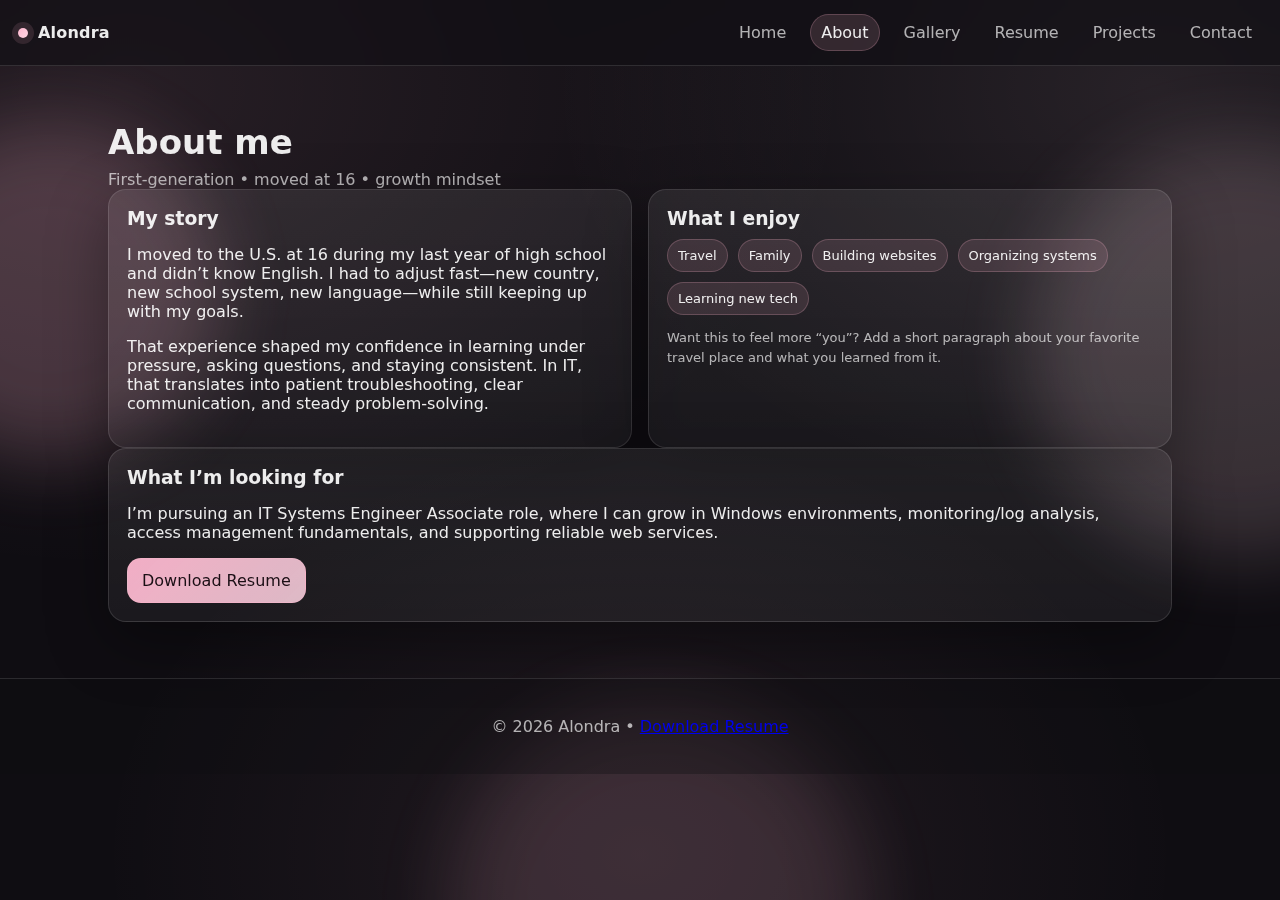
<file: about.html>
<!DOCTYPE html>
<html lang="en">
<head>
  <meta charset="UTF-8" />
  <meta name="viewport" content="width=device-width, initial-scale=1.0" />
  <title>About | Alondra</title>
  <link rel="stylesheet" href="styles.css" />
</head>
<body>
  <div class="bg" aria-hidden="true">
    <span class="blob b1"></span><span class="blob b2"></span><span class="blob b3"></span>
  </div>

  <header class="header">
    <a class="logo" href="index.html"><span class="logo-dot"></span> Alondra</a>
    <nav class="nav" id="nav">
      <a href="index.html">Home</a>
      <a class="active" href="about.html">About</a>
      <a href="gallery.html">Gallery</a>
      <a href="resume.html">Resume</a>
      <a href="projects.html">Projects</a>
      <a href="contact.html">Contact</a>
    </nav>
    <button class="menu" id="menuBtn" aria-label="Open menu" aria-expanded="false">☰</button>
  </header>

  <main>
    <section class="section">
      <div class="section-title reveal">
        <h2>About me</h2>
        <p class="muted">First-generation • moved at 16 • growth mindset</p>
      </div>

      <div class="grid two reveal">
        <div class="card">
          <h3>My story</h3>
          <p>
            I moved to the U.S. at 16 during my last year of high school and didn’t know English.
            I had to adjust fast—new country, new school system, new language—while still keeping up with my goals.
          </p>
          <p>
            That experience shaped my confidence in learning under pressure, asking questions, and staying consistent.
            In IT, that translates into patient troubleshooting, clear communication, and steady problem-solving.
          </p>
        </div>

        <div class="card">
          <h3>What I enjoy</h3>
          <div class="tag-row">
            <span class="tag">Travel</span>
            <span class="tag">Family</span>
            <span class="tag">Building websites</span>
            <span class="tag">Organizing systems</span>
            <span class="tag">Learning new tech</span>
          </div>

          <div class="note">
            <p class="tiny muted">
              Want this to feel more “you”? Add a short paragraph about your favorite travel place and what you learned from it.
            </p>
          </div>
        </div>
      </div>

      <div class="card reveal">
        <h3>What I’m looking for</h3>
        <p>
          I’m pursuing an IT Systems Engineer Associate role, where I can grow in Windows environments,
          monitoring/log analysis, access management fundamentals, and supporting reliable web services.
        </p>
        <a class="btn primary" href="assets/resume.pdf" download>Download Resume</a>
      </div>
    </section>
  </main>

  <footer class="footer">
    <p>© <span id="year"></span> Alondra • <a href="assets/resume.pdf" download>Download Resume</a></p>
  </footer>

  <script src="script.js"></script>
</body>
</html>
</file>
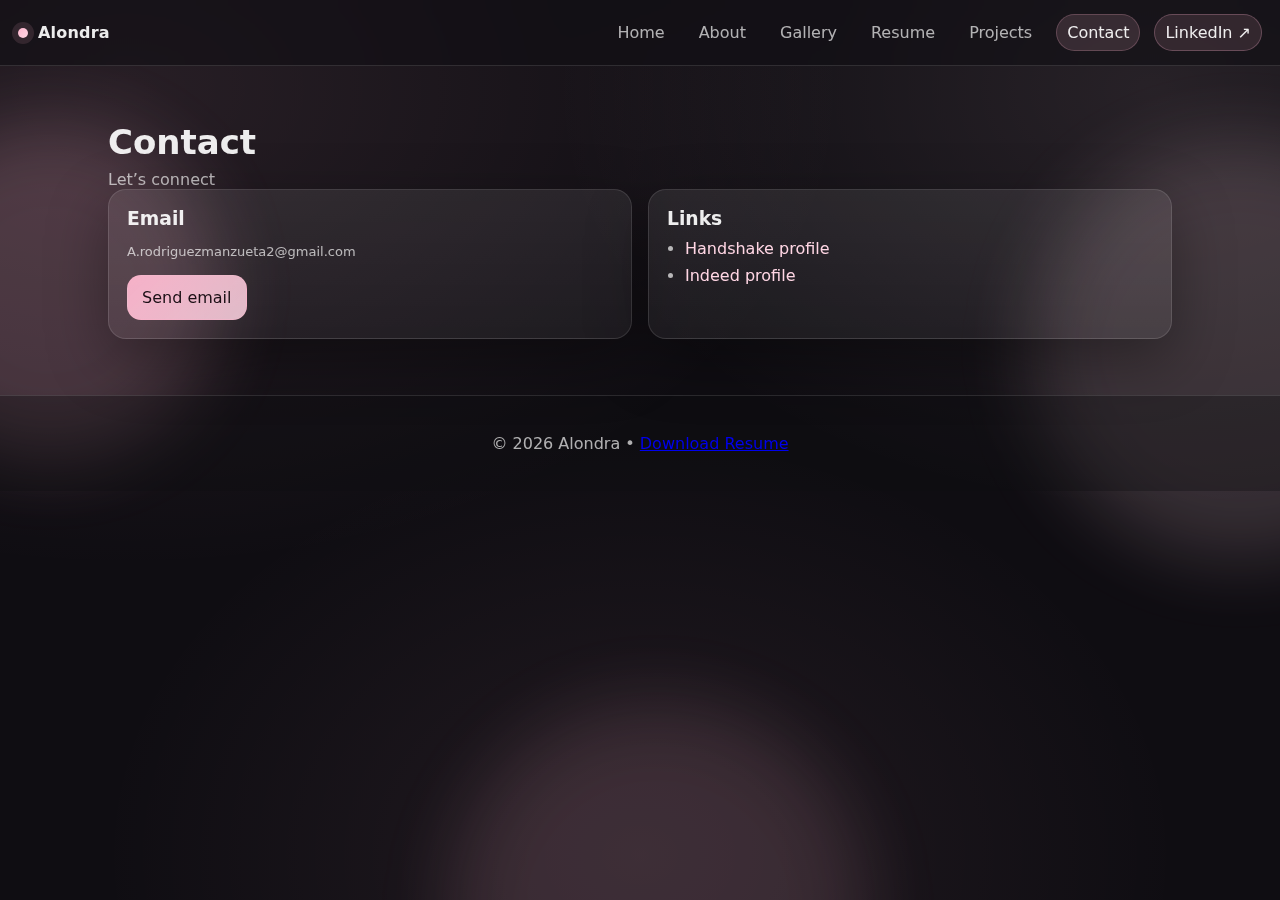
<file: contact.html>
<!DOCTYPE html>
<html lang="en">
<head>
  <meta charset="UTF-8" />
  <meta name="viewport" content="width=device-width, initial-scale=1.0" />
  <title>Contact | Alondra</title>
  <link rel="stylesheet" href="styles.css" />
</head>
<body>
  <div class="bg" aria-hidden="true">
    <span class="blob b1"></span><span class="blob b2"></span><span class="blob b3"></span>
  </div>

  <header class="header">
    <a class="logo" href="index.html"><span class="logo-dot"></span> Alondra</a>
    <nav class="nav" id="nav">
      <a href="index.html">Home</a>
      <a href="about.html">About</a>
      <a href="gallery.html">Gallery</a>
      <a href="resume.html">Resume</a>
      <a href="projects.html">Projects</a>
      <a class="active" href="contact.html">Contact</a>

      <a class="nav-cta" href="https://www.linkedin.com/in/alondra-rodriguez12/" target="_blank" rel="noreferrer">
    LinkedIn ↗
  </a>
    </nav>
    <button class="menu" id="menuBtn" aria-label="Open menu" aria-expanded="false">☰</button>
  </header>

  <main>
    <section class="section">
      <div class="section-title reveal">
        <h2>Contact</h2>
        <p class="muted">Let’s connect</p>
      </div>

      <div class="grid two reveal">
        <div class="card">
          <h3>Email</h3>
          <p class="tiny muted">A.rodriguezmanzueta2@gmail.com</p>
          <a class="btn primary" href="mailto:YOUR_EMAIL_HERE">Send email</a>
        </div>

        <div class="card">
          <h3>Links</h3>
          <ul class="list">
            <li><a class="link" href="https://app.joinhandshake.com/profiles/td4nab" target="_blank" rel="noreferrer">Handshake profile</a></li>
            <li><a class="link" href="https://profile.indeed.com/?hl=en_US&co=US&from=gnav-homepage" target="_blank" rel="noreferrer">Indeed profile</a></li>
          </ul>
        </div>
      </div>
    </section>
  </main>

  <footer class="footer">
    <p>© <span id="year"></span> Alondra • <a href="assets/resume.pdf" download>Download Resume</a></p>
  </footer>

  <script src="script.js"></script>
</body>
</html>
</file>
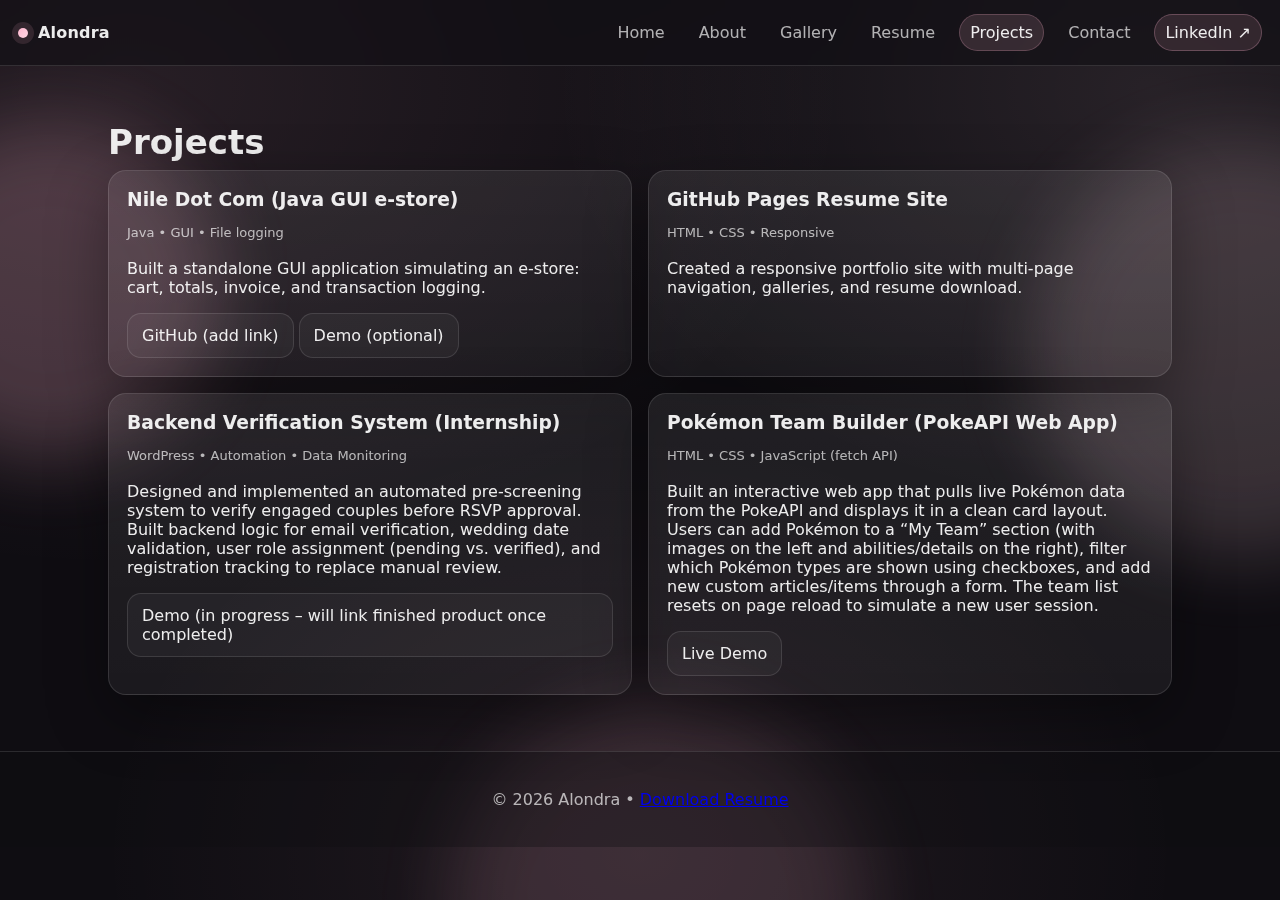
<file: projects.html>
<!DOCTYPE html>
<html lang="en">
<head>
  <meta charset="UTF-8" />
  <meta name="viewport" content="width=device-width, initial-scale=1.0" />
  <title>Projects | Alondra</title>
  <link rel="stylesheet" href="styles.css" />
</head>
<body>
  <div class="bg" aria-hidden="true">
    <span class="blob b1"></span><span class="blob b2"></span><span class="blob b3"></span>
  </div>

  <header class="header">
    <a class="logo" href="index.html"><span class="logo-dot"></span> Alondra</a>
    <nav class="nav" id="nav">
      <a href="index.html">Home</a>
      <a href="about.html">About</a>
      <a href="gallery.html">Gallery</a>
      <a href="resume.html">Resume</a>
      <a class="active" href="projects.html">Projects</a>
      <a href="contact.html">Contact</a>

      <a class="nav-cta" href="https://www.linkedin.com/in/alondra-rodriguez12/" target="_blank" rel="noreferrer">
    LinkedIn ↗
  </a>
    </nav>
    <button class="menu" id="menuBtn" aria-label="Open menu" aria-expanded="false">☰</button>
  </header>

  <main>
    <section class="section">
      <div class="section-title reveal">
        <h2>Projects</h2>
      </div>

      <div class="grid two reveal">
        <div class="card project">
          <h3>Nile Dot Com (Java GUI e-store)</h3>
          <p class="muted tiny">Java • GUI • File logging</p>
          <p>
            Built a standalone GUI application simulating an e-store: cart, totals, invoice, and transaction logging.
          </p>
          <div class="row">
            <a class="btn ghost" href="#" aria-disabled="true">GitHub (add link)</a>
            <a class="btn ghost" href="#" aria-disabled="true">Demo (optional)</a>
          </div>
        </div>

        <div class="card project">
          <h3>GitHub Pages Resume Site</h3>
          <p class="muted tiny">HTML • CSS • Responsive</p>
          <p>
            Created a responsive portfolio site with multi-page navigation, galleries, and resume download.
          </p>
        </div>

        <div class="card project">
          <h3>Backend Verification System (Internship)</h3>
          <p class="muted tiny">WordPress • Automation • Data Monitoring</p>
          <p>
            Designed and implemented an automated pre-screening system to verify engaged couples before RSVP approval. Built backend logic for email verification, wedding date validation, user role assignment (pending vs. verified), and registration tracking to replace manual review.
          </p>
          <div class="row">
            <a class="btn ghost" href="#" aria-disabled="true">Demo (in progress – will link finished product once completed)</a>
          </div>
        </div>

        <div class="card project">
          <h3>Pokémon Team Builder (PokeAPI Web App)</h3>
          <p class="muted tiny">HTML • CSS • JavaScript (fetch API)</p>
          <p>
            Built an interactive web app that pulls live Pokémon data from the PokeAPI and displays it in a clean card layout. Users can add Pokémon to a “My Team” section (with images on the left and abilities/details on the right), filter which Pokémon types are shown using checkboxes, and add new custom articles/items through a form. The team list resets on page reload to simulate a new user session.
          </p>
          <div class="row">
            <a class="btn ghost" href="https://alondrarm17.github.io/Pokemon.github.io/"target="_blank">Live Demo
            </a>
          </div>
        </div>
      </div>

    </section>
  </main>

  <footer class="footer">
    <p>© <span id="year"></span> Alondra • <a href="assets/resume.pdf" download>Download Resume</a></p>
  </footer>

  <script src="script.js"></script>
</body>
</html>
</file>
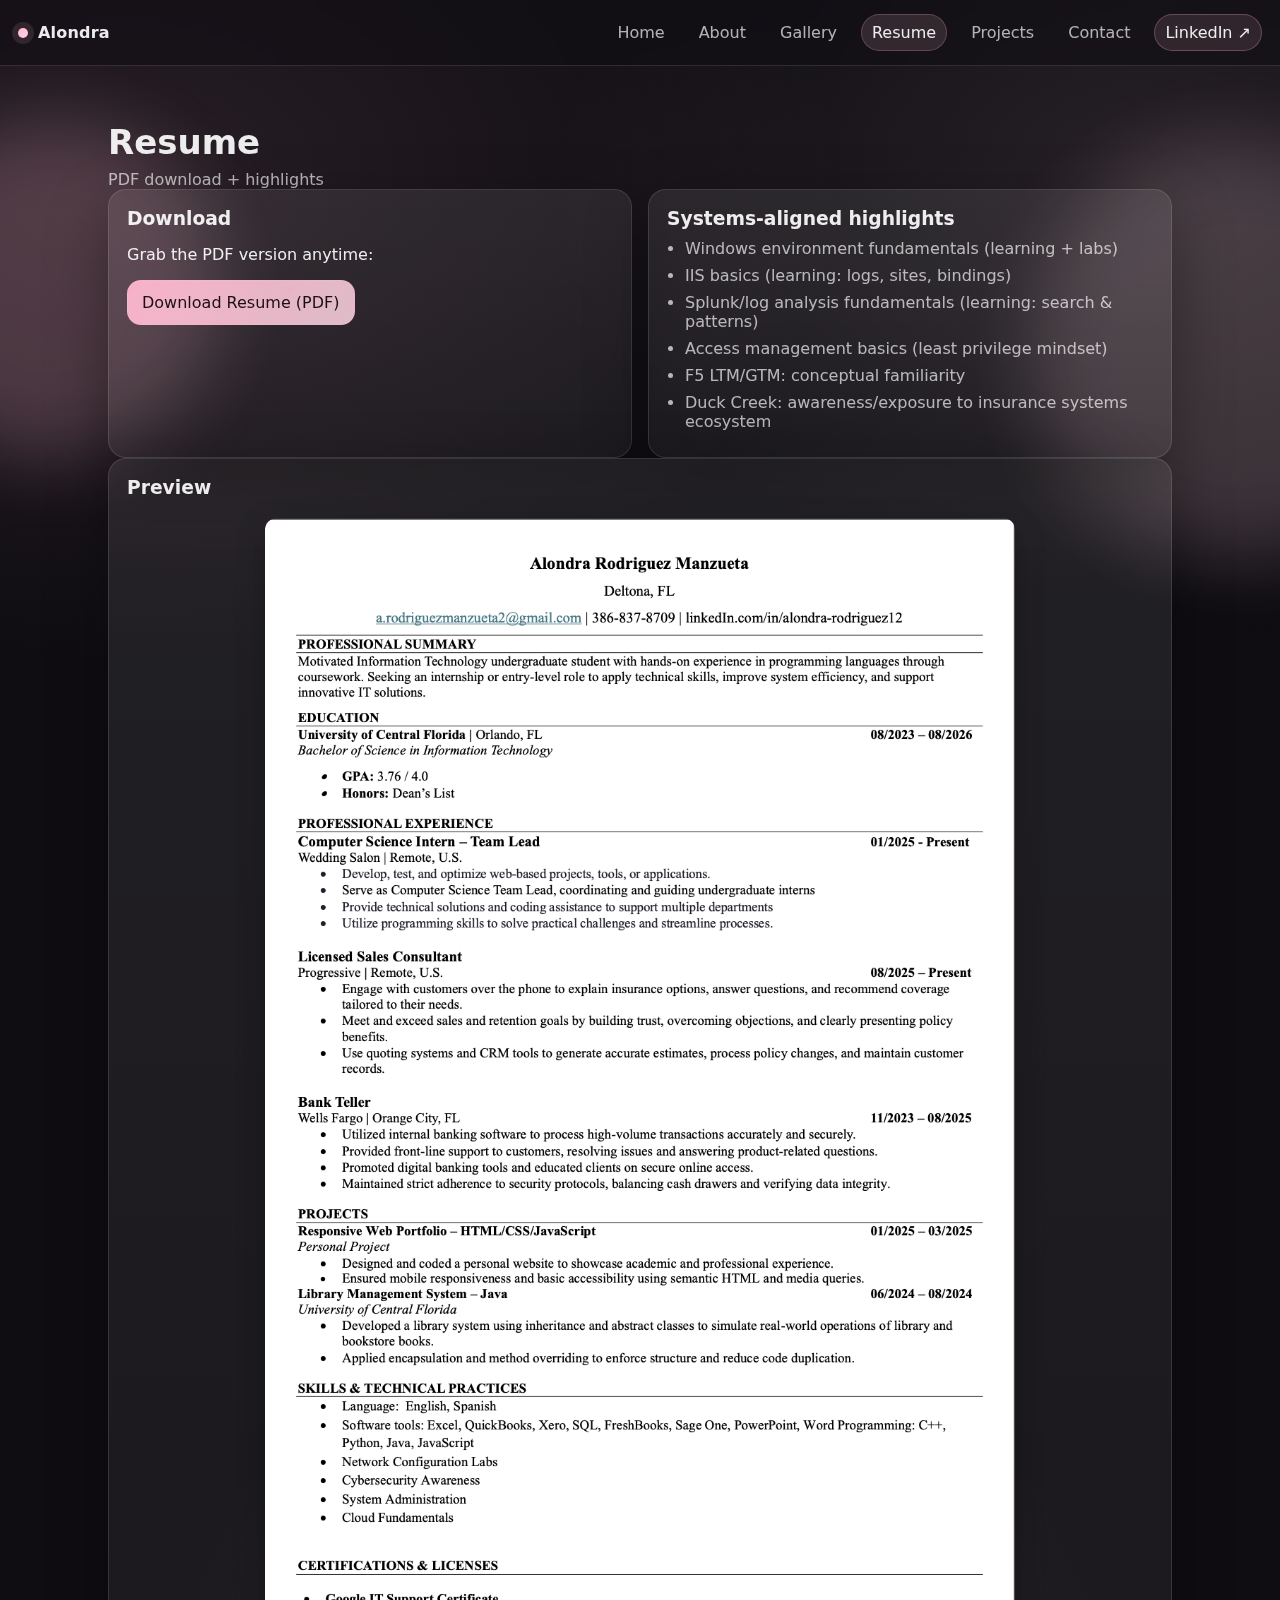
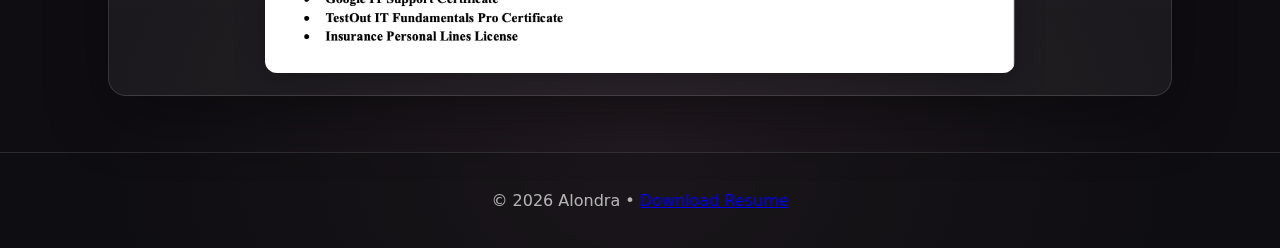
<file: resume.html>
<!DOCTYPE html>
<html lang="en">
<head>
  <meta charset="UTF-8" />
  <meta name="viewport" content="width=device-width, initial-scale=1.0" />
  <title>Resume | Alondra</title>
  <link rel="stylesheet" href="styles.css" />
</head>
<body>
  <div class="bg" aria-hidden="true">
    <span class="blob b1"></span><span class="blob b2"></span><span class="blob b3"></span>
  </div>

  <header class="header">
    <a class="logo" href="index.html"><span class="logo-dot"></span> Alondra</a>
    <nav class="nav" id="nav">
      <a href="index.html">Home</a>
      <a href="about.html">About</a>
      <a href="gallery.html">Gallery</a>
      <a class="active" href="resume.html">Resume</a>
      <a href="projects.html">Projects</a>
      <a href="contact.html">Contact</a>

      <a class="nav-cta" href="https://www.linkedin.com/in/alondra-rodriguez12/" target="_blank" rel="noreferrer">
    LinkedIn ↗
  </a>
    </nav>
    <button class="menu" id="menuBtn" aria-label="Open menu" aria-expanded="false">☰</button>
  </header>

  <main>
    <section class="section">
      <div class="section-title reveal">
        <h2>Resume</h2>
        <p class="muted">PDF download + highlights</p>
      </div>

      <div class="grid two reveal">
        <div class="card">
          <h3>Download</h3>
          <p>Grab the PDF version anytime:</p>
          <a class="btn primary" href="resume2026.pdf" download>Download Resume (PDF)</a>
        </div>

        <div class="card">
          <h3>Systems-aligned highlights</h3>
          <ul class="list">
            <li>Windows environment fundamentals (learning + labs)</li>
            <li>IIS basics (learning: logs, sites, bindings)</li>
            <li>Splunk/log analysis fundamentals (learning: search & patterns)</li>
            <li>Access management basics (least privilege mindset)</li>
            <li>F5 LTM/GTM: conceptual familiarity</li>
            <li>Duck Creek: awareness/exposure to insurance systems ecosystem</li>
          </ul>
        </div>
      </div>

      <div class="card reveal">
        <h3>Preview</h3>
        <div class="resume-preview">
        <img src="images/Resumescreenshot.png" alt="Resume Preview">
        </div>
      </div>
    </section>
  </main>

  <footer class="footer">
    <p>© <span id="year"></span> Alondra • <a href="resume2026.pdf" download>Download Resume</a></p>
  </footer>

  <script src="script.js"></script>
</body>
</html>
</file>
<file: styles.css>
:root{
  --bg: #0f0d12;
  --card: rgba(255,255,255,0.08);
  --card2: rgba(255,255,255,0.06);
  --text: rgba(255,255,255,0.92);
  --muted: rgba(255,255,255,0.68);
  --accent: #ffb7cf;     /* soft pink */
  --accent2:#ffd6e4;     /* lighter */
  --stroke: rgba(255,255,255,0.12);
  --shadow: 0 20px 60px rgba(0,0,0,0.35);
}

*{ box-sizing:border-box; }
html{ scroll-behavior:smooth; }
body{
  margin:0;
  font-family: ui-sans-serif, system-ui, -apple-system, Segoe UI, Roboto, Arial, "Apple Color Emoji","Segoe UI Emoji";
  background: radial-gradient(1200px 800px at 10% 10%, rgba(255,183,207,0.10), transparent 60%),
              radial-gradient(1000px 700px at 90% 10%, rgba(255,214,228,0.10), transparent 60%),
              radial-gradient(900px 700px at 50% 95%, rgba(255,183,207,0.08), transparent 60%),
              var(--bg);
  color:var(--text);
  min-height:100vh;
  overflow-x:hidden;
}

.bg{ position:fixed; inset:0; pointer-events:none; z-index:-1; }
.blob{
  position:absolute; filter: blur(38px);
  opacity:0.6; border-radius:999px;
  transform: translate3d(0,0,0);
  animation: float 10s ease-in-out infinite;
}
.b1{ width:340px; height:340px; background: rgba(255,183,207,0.35); left:-120px; top:120px; }
.b2{ width:420px; height:420px; background: rgba(255,214,228,0.28); right:-170px; top:140px; animation-delay: -3s; }
.b3{ width:420px; height:420px; background: rgba(255,183,207,0.22); left:35%; bottom:-220px; animation-delay: -6s; }

@keyframes float{
  0%,100%{ transform: translateY(0) translateX(0) scale(1); }
  50%{ transform: translateY(-18px) translateX(12px) scale(1.03); }
}

.header{
  position:sticky; top:0; z-index:10;
  display:flex; align-items:center; justify-content:space-between;
  padding:14px 18px;
  border-bottom:1px solid var(--stroke);
  background: rgba(15,13,18,0.55);
  backdrop-filter: blur(12px);
}

.logo{
  display:flex; align-items:center; gap:10px;
  text-decoration:none; color:var(--text);
  font-weight:800; letter-spacing:0.2px;
}
.logo-dot{
  width:10px; height:10px; border-radius:50%;
  background: linear-gradient(135deg, var(--accent), var(--accent2));
  box-shadow: 0 0 0 6px rgba(255,183,207,0.12);
}

.nav{ display:flex; gap:14px; align-items:center; }
.nav a{
  text-decoration:none;
  color:var(--muted);
  padding:8px 10px;
  border-radius:999px;
  transition: transform .15s ease, background .15s ease, color .15s ease;
}

.nav-cta{
  border: 1px solid rgba(255,183,207,0.26);
  background: rgba(255,183,207,0.12);
  color: var(--text) !important;
}

.nav-cta:hover{
  background: rgba(255,183,207,0.18) !important;
}

.nav a:hover{ background: rgba(255,255,255,0.08); color:var(--text); transform: translateY(-1px); }
.nav a.active{ color:var(--text); background: rgba(255,183,207,0.14); border:1px solid rgba(255,183,207,0.22); }

.menu{
  display:none;
  font-size:20px;
  padding:10px 12px;
  border-radius:12px;
  background: rgba(255,255,255,0.06);
  border:1px solid var(--stroke);
  color:var(--text);
}

.section{ max-width:1100px; margin:0 auto; padding:56px 18px; }
.section-title h2{ margin:0 0 8px; font-size: clamp(24px, 4vw, 34px); }
.section-title .muted{ margin:0; }

.hero{ display:grid; grid-template-columns: 1.1fr 0.9fr; gap:22px; align-items:center; }
.pill{
  display:inline-flex; align-items:center;
  padding:8px 12px; border-radius:999px;
  background: rgba(255,183,207,0.12);
  border:1px solid rgba(255,183,207,0.22);
  color:var(--text);
  font-size:13px;
}
h1{ margin:14px 0 10px; font-size: clamp(30px, 4.5vw, 48px); line-height:1.08; }
.accent{ color: var(--accent2); }
.muted{ color: var(--muted); }
.lead{ color: var(--muted); font-size: 16.5px; line-height:1.6; max-width:58ch; }

.cta{ display:flex; gap:12px; margin:18px 0 10px; flex-wrap:wrap; }
.btn{
  text-decoration:none;
  display:inline-flex; align-items:center; justify-content:center;
  padding:12px 14px;
  border-radius:14px;
  border:1px solid var(--stroke);
  color:var(--text);
  background: rgba(255,255,255,0.06);
  transition: transform .15s ease, background .15s ease, border .15s ease;
}
.btn:hover{ transform: translateY(-2px); background: rgba(255,255,255,0.09); }
.btn.primary{
  background: linear-gradient(135deg, rgba(255,183,207,0.95), rgba(255,214,228,0.85));
  color:#1b0f15;
  border: 1px solid rgba(255,183,207,0.35);
}
.btn.primary:hover{ transform: translateY(-2px) scale(1.01); }
.btn.ghost{ background: rgba(255,255,255,0.04); }

.mini{ display:flex; gap:10px; flex-wrap:wrap; margin-top:12px; }
.chip{
  padding:8px 10px;
  border-radius:999px;
  border:1px solid var(--stroke);
  background: rgba(255,255,255,0.05);
  color:var(--muted);
  font-size:13px;
}

.grid{ display:grid; gap:16px; }
.grid.two{ grid-template-columns: repeat(2, minmax(0, 1fr)); }
.grid.three{ grid-template-columns: repeat(3, minmax(0, 1fr)); }

.card{
  background: linear-gradient(180deg, rgba(255,255,255,0.08), rgba(255,255,255,0.05));
  border:1px solid var(--stroke);
  border-radius:18px;
  padding:18px;
  box-shadow: var(--shadow);
}
.card h3{ margin:0 0 10px; }
.tiny{ font-size:13px; line-height:1.55; }

.profile{ display:grid; grid-template-columns: 140px 1fr; gap:16px; align-items:start; }
.profile-img{
  width:140px; height:140px;
  border-radius:18px;
  overflow:hidden;
  border:1px solid rgba(255,183,207,0.22);
  background: rgba(255,255,255,0.05);
}
.profile-img img{ width:100%; height:100%; object-fit:cover; display:block; }
.img-fallback{
  width:100%; height:100%;
  display:grid; place-items:center;
  color:var(--muted); font-size:12px;
}

.bullets{ margin:10px 0 0; padding-left:18px; color:var(--muted); }
.bullets li{ margin:8px 0; }

.list{ margin:10px 0 0; padding-left:18px; color:var(--muted); }
.list li{ margin:8px 0; }

.tag-row{ display:flex; flex-wrap:wrap; gap:10px; margin-top:10px; }
.tag{
  padding:8px 10px;
  border-radius:999px;
  background: rgba(255,183,207,0.12);
  border:1px solid rgba(255,183,207,0.22);
  color:var(--text);
  font-size:13px;
}

.tile{
  position:relative;
  overflow:hidden;
  border-radius:18px;
  border:1px solid var(--stroke);
  background: rgba(255,255,255,0.05);
  min-height:210px;
  box-shadow: var(--shadow);
  transform: translateZ(0);
}
.tile img{
  width:100%; height:100%;
  object-fit:cover;
  display:block;
  transition: transform .35s ease;
}
.tile:hover img{ transform: scale(1.05); }
.tile figcaption{
  position:absolute; left:12px; bottom:12px;
  padding:8px 10px;
  border-radius:12px;
  background: rgba(15,13,18,0.55);
  border:1px solid rgba(255,255,255,0.14);
  backdrop-filter: blur(10px);
  color:var(--text);
  font-size:13px;
}

.add-more{
  display:grid; place-items:center;
  padding:18px;
}

.link{ color: var(--accent2); text-decoration:none; }
.link:hover{ text-decoration:underline; }

.footer{
  padding:22px 18px;
  border-top:1px solid var(--stroke);
  color:var(--muted);
  text-align:center;
  background: rgba(15,13,18,0.35);
}

/* Reveal animation */
.reveal{
  opacity:0;
  transform: translateY(14px);
  transition: opacity .6s ease, transform .6s ease;
}
.reveal.show{
  opacity:1;
  transform: translateY(0);
}
.resume-preview {
    margin-top: 20px;
    text-align: center;
}

.resume-preview img {
    width: 100%;
    max-width: 750px;
    border-radius: 12px;
    box-shadow: 0 10px 30px rgba(0,0,0,0.25);
}

/* RESPONSIVE */
@media (max-width: 920px){
  .hero{ grid-template-columns: 1fr; }
  .profile{ grid-template-columns: 120px 1fr; }
  .grid.three{ grid-template-columns: repeat(2, minmax(0,1fr)); }
}

@media (max-width: 680px){
  .menu{ display:inline-flex; }
  .nav{
    position: absolute;
    top:64px; right:14px; left:14px;
    display:none;
    flex-direction:column;
    gap:8px;
    padding:12px;
    border-radius:16px;
    background: rgba(15,13,18,0.82);
    border:1px solid var(--stroke);
    backdrop-filter: blur(14px);
  }
  .nav.open{ display:flex; }

  .profile{ grid-template-columns: 1fr; }
  .profile-img{ width:100%; height:240px; }
  .grid.two{ grid-template-columns: 1fr; }
  .grid.three{ grid-template-columns: 1fr; }
}
</file>
